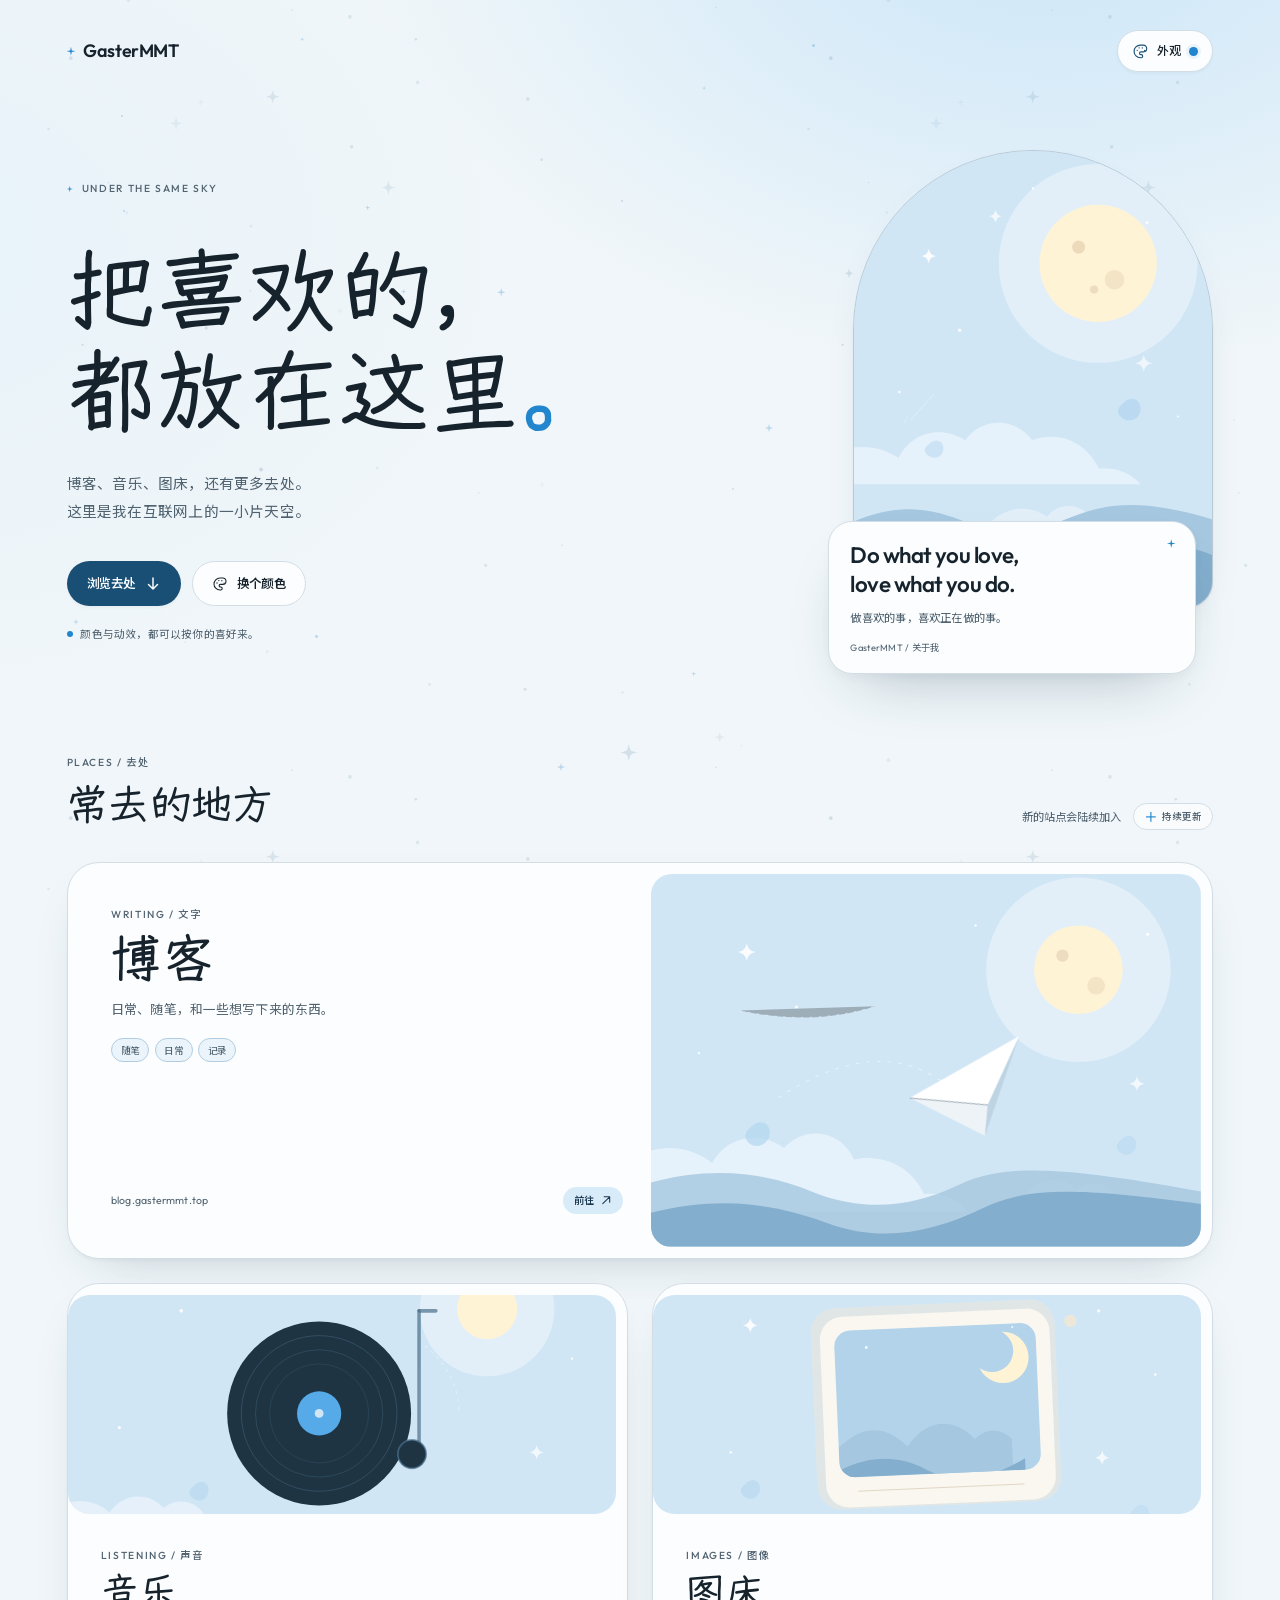
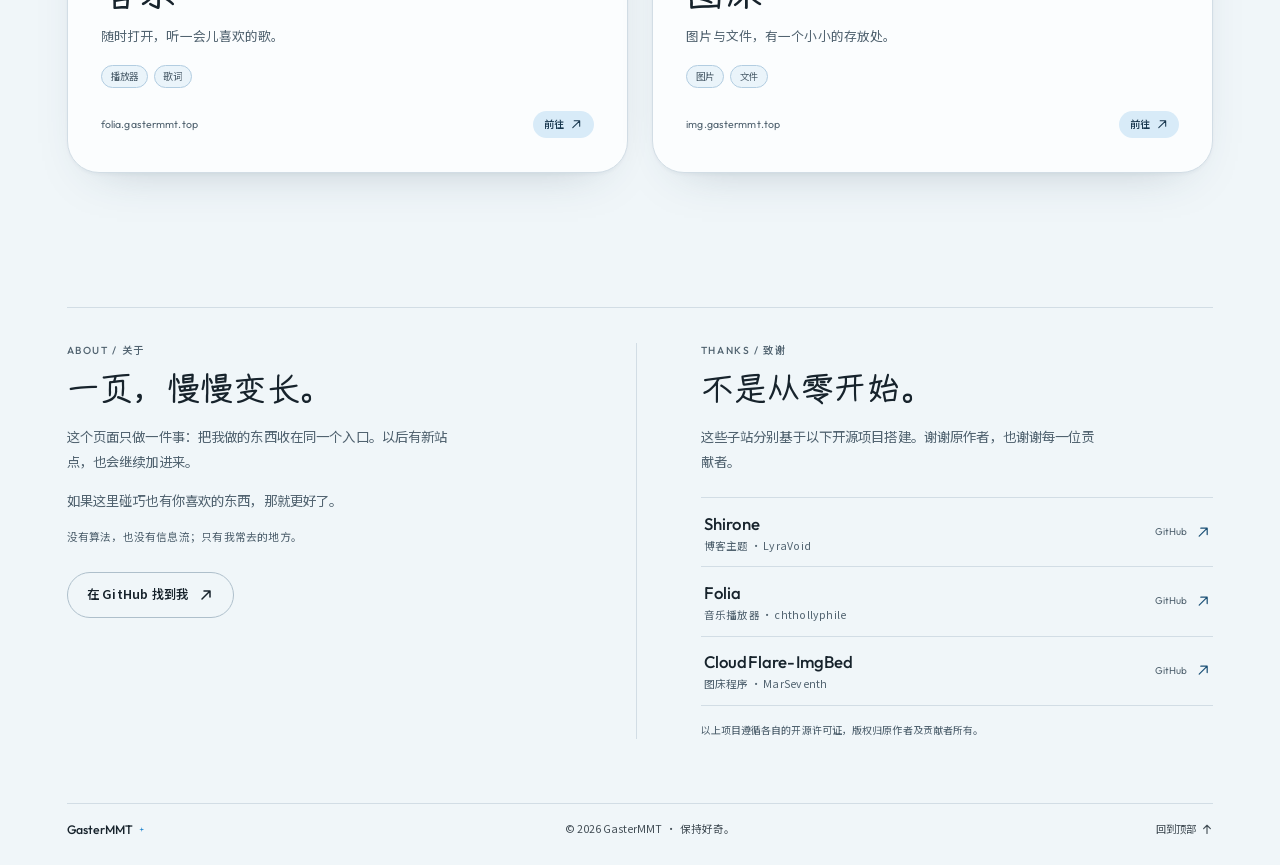
<file: index.html>
<!DOCTYPE html>
<html lang="zh-CN">
<head>
  <meta charset="utf-8">
  <meta name="viewport" content="width=device-width, initial-scale=1">
  <title>GasterMMT · 一小片天空</title>
  <meta name="description" content="GasterMMT 的个人站点入口：博客、音乐播放器、图床，以及以后会加入的新地方。">
  <meta name="author" content="GasterMMT">
  <meta name="theme-color" content="#F4F9FD">
  <meta name="color-scheme" content="light dark">
  <meta property="og:title" content="GasterMMT · 一小片天空">
  <meta property="og:description" content="把喜欢的东西，都放在这里。">
  <meta property="og:type" content="website">
  <meta property="og:locale" content="zh_CN">
  <script>
    (function () {
      var root = document.documentElement;
      var hue = 205;
      try {
        var savedHue = parseInt(localStorage.getItem("gastermmt-hue"), 10);
        if (isFinite(savedHue) && savedHue >= 0 && savedHue <= 360) hue = savedHue;
      } catch (error) {}
      var theme = "auto";
      try {
        var savedTheme = localStorage.getItem("gastermmt-theme");
        if (savedTheme === "auto" || savedTheme === "light" || savedTheme === "dark") theme = savedTheme;
      } catch (error) {}
      var effects = "on";
      try {
        if (localStorage.getItem("gastermmt-effects") === "off") effects = "off";
      } catch (error) {}
      root.dataset.theme = theme;
      root.dataset.effects = effects;
      root.style.setProperty("--hue", String(hue));
    })();
  </script>
  <link rel="icon" href="/assets/favicon.svg" type="image/svg+xml">
  <link rel="apple-touch-icon" href="/assets/apple-touch-icon.png">
  <link rel="preload" href="/assets/fonts/outfit-subset.woff2" as="font" type="font/woff2" crossorigin>
  <link rel="preload" href="/assets/fonts/sky-hand-subset.woff2" as="font" type="font/woff2" crossorigin>
  <link rel="preload" href="/assets/fonts/noto-sans-sc-subset.woff2" as="font" type="font/woff2" crossorigin>
  <link rel="stylesheet" href="/styles.css">
  <script src="/script.js" defer></script>
</head>
<body id="top">
  <a class="skip-link" href="#main">跳到主要内容</a>

  <div class="ambient" aria-hidden="true">
    <div class="ambient-stars"></div>
    <div class="ambient-twinkles"></div>
    <div class="ambient-petals"></div>
  </div>

  <header class="site-header">
    <a class="brand" href="/" aria-label="GasterMMT，返回首页">
      <span class="brand-star" aria-hidden="true"></span>
      <span>GasterMMT</span>
    </a>

    <div class="appearance">
      <button class="appearance-trigger" type="button" data-appearance-toggle aria-label="自定义外观" aria-haspopup="dialog" aria-expanded="false" aria-controls="appearance-panel">
        <svg viewBox="0 0 24 24" fill="none" aria-hidden="true">
          <path d="M12 3a9 9 0 1 0 0 18h1.1a2.2 2.2 0 0 0 0-4.4h-.4a2 2 0 0 1 0-4h3.6A4.7 4.7 0 0 0 21 7.9 4.8 4.8 0 0 0 16.2 3H12Z" stroke="currentColor" stroke-width="1.6" stroke-linejoin="round"/>
          <circle cx="7.5" cy="10.5" r="1" fill="currentColor"/>
          <circle cx="10.2" cy="6.9" r="1" fill="currentColor"/>
          <circle cx="14.8" cy="7" r="1" fill="currentColor"/>
          <circle cx="18.2" cy="10.8" r="1" fill="currentColor"/>
        </svg>
        <span>外观</span>
        <span class="appearance-dot" aria-hidden="true"></span>
      </button>

      <section class="appearance-panel" id="appearance-panel" role="dialog" aria-modal="false" aria-labelledby="appearance-title" hidden>
        <div class="appearance-head">
          <div>
            <p class="eyebrow">APPEARANCE / 外观</p>
            <h2 id="appearance-title">给天空换个颜色。</h2>
          </div>
          <button class="appearance-close" type="button" aria-label="关闭外观设置">
            <svg viewBox="0 0 20 20" fill="none" aria-hidden="true">
              <path d="m5 5 10 10M15 5 5 15" stroke="currentColor" stroke-width="1.6" stroke-linecap="round"/>
            </svg>
          </button>
        </div>

        <fieldset class="appearance-group">
          <legend>明暗模式</legend>
          <div class="mode-switch">
            <button class="mode-button" type="button" data-theme-choice="auto" aria-pressed="true">
              <svg viewBox="0 0 24 24" fill="none" aria-hidden="true">
                <rect x="3" y="4.5" width="18" height="13" rx="2.5" stroke="currentColor" stroke-width="1.6"/>
                <path d="M9 20.5h6M12 17.5v3" stroke="currentColor" stroke-width="1.6" stroke-linecap="round"/>
              </svg>
              <span>跟随系统</span>
            </button>
            <button class="mode-button" type="button" data-theme-choice="light" aria-pressed="false">
              <svg viewBox="0 0 24 24" fill="none" aria-hidden="true">
                <circle cx="12" cy="12" r="4" stroke="currentColor" stroke-width="1.6"/>
                <path d="M12 2.5v2.2M12 19.3v2.2M21.5 12h-2.2M4.7 12H2.5M18.7 5.3l-1.6 1.6M6.9 17.1l-1.6 1.6M18.7 18.7l-1.6-1.6M6.9 6.9 5.3 5.3" stroke="currentColor" stroke-width="1.6" stroke-linecap="round"/>
              </svg>
              <span>浅色</span>
            </button>
            <button class="mode-button" type="button" data-theme-choice="dark" aria-pressed="false">
              <svg viewBox="0 0 24 24" fill="none" aria-hidden="true">
                <path d="M20.2 14.1A8.5 8.5 0 0 1 9.9 3.8 8.5 8.5 0 1 0 20.2 14.1Z" stroke="currentColor" stroke-width="1.6" stroke-linejoin="round"/>
              </svg>
              <span>深色</span>
            </button>
          </div>
        </fieldset>

        <fieldset class="appearance-group">
          <legend>主题色 <span class="hue-name" id="hue-name">晴空</span></legend>
          <div class="swatches" role="group" aria-label="主题色预设">
            <button class="swatch" type="button" data-hue="205" aria-label="晴空" aria-pressed="true" style="--swatch-hue: 205"></button>
            <button class="swatch" type="button" data-hue="220" aria-label="雾蓝" aria-pressed="false" style="--swatch-hue: 220"></button>
            <button class="swatch" type="button" data-hue="160" aria-label="薄荷" aria-pressed="false" style="--swatch-hue: 160"></button>
            <button class="swatch" type="button" data-hue="335" aria-label="樱花" aria-pressed="false" style="--swatch-hue: 335"></button>
            <button class="swatch" type="button" data-hue="26" aria-label="晚霞" aria-pressed="false" style="--swatch-hue: 26"></button>
            <button class="swatch" type="button" data-hue="268" aria-label="星紫" aria-pressed="false" style="--swatch-hue: 268"></button>
          </div>
          <label class="hue-label" for="theme-hue">自定义色相</label>
          <input class="hue-slider" id="theme-hue" type="range" min="0" max="360" step="1" value="205">
        </fieldset>

        <label class="appearance-group appearance-group--row">
          <span class="effect-copy">
            <span class="appearance-label">背景动效</span>
            <span class="appearance-hint">星屑闪烁与花瓣飘落</span>
          </span>
          <span class="switch">
            <input id="effects-toggle" type="checkbox" checked>
            <span class="switch-track" aria-hidden="true"><span></span></span>
          </span>
        </label>

        <div class="appearance-foot">
          <p>设置只保存在你的浏览器里。</p>
          <button class="appearance-reset" type="button">恢复默认</button>
        </div>
      </section>
    </div>
  </header>

  <main id="main">
    <section class="hero" aria-labelledby="hero-title">
      <div class="hero-copy">
        <p class="eyebrow"><span class="eyebrow-spark" aria-hidden="true"></span>UNDER THE SAME SKY</p>
        <h1 id="hero-title">把喜欢的，<br>都放在这里<span class="accent">。</span></h1>
        <p class="hero-lead">博客、音乐、图床，还有更多去处。<br>这里是我在互联网上的一小片天空。</p>
        <div class="hero-actions">
          <a class="button button--filled" href="#places">
            <span>浏览去处</span>
            <svg viewBox="0 0 16 16" fill="none" aria-hidden="true">
              <path d="M8 2v11M3.5 8.5 8 13l4.5-4.5" stroke="currentColor" stroke-width="1.5" stroke-linecap="round" stroke-linejoin="round"/>
            </svg>
          </a>
          <button class="button button--ghost appearance-open" type="button" data-appearance-toggle aria-haspopup="dialog" aria-expanded="false" aria-controls="appearance-panel">
            <svg viewBox="0 0 24 24" fill="none" aria-hidden="true">
              <path d="M12 3a9 9 0 1 0 0 18h1.1a2.2 2.2 0 0 0 0-4.4h-.4a2 2 0 0 1 0-4h3.6A4.7 4.7 0 0 0 21 7.9 4.8 4.8 0 0 0 16.2 3H12Z" stroke="currentColor" stroke-width="1.6" stroke-linejoin="round"/>
              <circle cx="7.5" cy="10.5" r="1" fill="currentColor"/>
              <circle cx="10.2" cy="6.9" r="1" fill="currentColor"/>
              <circle cx="14.8" cy="7" r="1" fill="currentColor"/>
              <circle cx="18.2" cy="10.8" r="1" fill="currentColor"/>
            </svg>
            <span>换个颜色</span>
          </button>
        </div>
        <p class="hero-note"><span class="note-dot" aria-hidden="true"></span>颜色与动效，都可以按你的喜好来。</p>
      </div>

      <div class="hero-visual">
        <div class="hero-window" aria-hidden="true">
          <svg class="sky-scene" viewBox="0 0 440 560" preserveAspectRatio="xMidYMid slice" focusable="false">
            <rect width="440" height="560" fill="var(--scene-sky)"/>
            <circle cx="300" cy="138" r="122" fill="var(--scene-halo)"/>
            <circle cx="300" cy="138" r="72" fill="var(--scene-moon)"/>
            <circle cx="276" cy="118" r="8" fill="var(--scene-moon-spot)" opacity=".55"/>
            <circle cx="320" cy="158" r="12" fill="var(--scene-moon-spot)" opacity=".35"/>
            <circle cx="295" cy="170" r="5" fill="var(--scene-moon-spot)" opacity=".5"/>
            <g fill="var(--scene-star)">
              <path d="M92 120c1.2 5.6 3.4 7.8 9 9-5.6 1.2-7.8 3.4-9 9-1.2-5.6-3.4-7.8-9-9 5.6-1.2 7.8-3.4 9-9Z"/>
              <path d="M174 72c1.1 5 3 7 8 8-5 1-6.9 3-8 8-1.1-5-3-7-8-8 5-1 6.9-3 8-8Z" opacity=".8"/>
              <path d="M356 250c1.4 6.5 4 9 10.5 10.5-6.5 1.5-9.1 4-10.5 10.5-1.4-6.5-4-9-10.5-10.5 6.5-1.5 9.1-4 10.5-10.5Z" opacity=".7"/>
              <circle cx="130" cy="220" r="2"/>
              <circle cx="360" cy="88" r="1.7"/>
              <circle cx="220" cy="46" r="1.4"/>
              <circle cx="56" cy="296" r="1.6"/>
              <circle cx="398" cy="326" r="1.2"/>
            </g>
            <path d="M70 330l28-31" stroke="var(--scene-star)" stroke-width="1.1" stroke-linecap="round" opacity=".35"/>
            <path d="m66 326-4 8" stroke="var(--scene-star)" stroke-width="1.1" stroke-linecap="round" opacity=".2"/>
            <g fill="var(--scene-cloud)">
              <path d="M-56 394c34-35 78-39 111-17 15-31 50-41 82-22 21-29 61-28 82 0 33-12 66 2 82 35 23-2 39 6 51 19H-56v-15Z" opacity=".82"/>
              <path d="M166 457c22-21 50-23 71-8 14-18 41-18 54 2 19-3 37 4 47 19H148c2-5 9-10 18-13Z" opacity=".62"/>
            </g>
            <path d="M0 455c48-21 87-19 131-2 44 16 85 18 135-3 48-20 93-22 174 2v108H0Z" fill="var(--scene-hill)"/>
            <path d="M0 501c62-26 112-19 175 2 62 21 114 8 163-8 38-13 70-13 102 1v64H0Z" fill="var(--scene-hill-2)"/>
            <g fill="var(--petal-strong)">
              <path d="M330 310c11-11 23-5 22 8-1 12-15 17-24 9-6-6-4-12 2-17Z" opacity=".7"/>
              <path d="M92 360c9-9 19-4 18 6-1 10-12 14-20 7-5-5-3-9 2-13Z" opacity=".5"/>
            </g>
          </svg>
        </div>

        <aside class="hero-quote" aria-label="个人签名">
          <span class="quote-spark" aria-hidden="true"></span>
          <p class="quote-en">Do what you love,<br>love what you do.</p>
          <p class="quote-cn">做喜欢的事，喜欢正在做的事。</p>
          <p class="quote-by">GasterMMT / 关于我</p>
        </aside>
      </div>
    </section>

    <section class="places" id="places" aria-labelledby="places-title">
      <header class="section-head">
        <div>
          <p class="eyebrow">PLACES / 去处</p>
          <h2 id="places-title">常去的地方</h2>
        </div>
        <p class="section-note">
          新的站点会陆续加入
          <span class="update-pill"><span aria-hidden="true">＋</span> 持续更新</span>
        </p>
      </header>

      <nav class="site-grid" aria-label="站点导航">
        <a class="site-card site-card--featured" href="https://blog.gastermmt.top" target="_blank" rel="noopener noreferrer">
          <div class="site-copy">
            <p class="eyebrow">WRITING / 文字</p>
            <h3>博客</h3>
            <p class="site-desc">日常、随笔，和一些想写下来的东西。</p>
            <div class="site-tags">
              <span>随笔</span><span>日常</span><span>记录</span>
            </div>
            <div class="site-foot">
              <span class="site-domain">blog.gastermmt.top</span>
              <span class="site-go">
                <span>前往</span>
                <svg viewBox="0 0 18 18" fill="none" aria-hidden="true">
                  <path d="M4 14 14 4M6 4h8v8" stroke="currentColor" stroke-width="1.5" stroke-linecap="round" stroke-linejoin="round"/>
                </svg>
              </span>
            </div>
          </div>
          <div class="site-art" aria-hidden="true">
            <svg viewBox="0 0 620 420" preserveAspectRatio="xMidYMid slice" focusable="false">
              <rect width="620" height="420" fill="var(--scene-sky)"/>
              <circle cx="482" cy="108" r="104" fill="var(--scene-halo)"/>
              <circle cx="482" cy="108" r="50" fill="var(--scene-moon)"/>
              <circle cx="464" cy="92" r="7" fill="var(--scene-moon-spot)" opacity=".5"/>
              <circle cx="502" cy="126" r="10" fill="var(--scene-moon-spot)" opacity=".35"/>
              <g fill="var(--scene-star)">
                <path d="M108 78c1.4 6.2 3.8 8.6 10 10-6.2 1.4-8.6 3.8-10 10-1.4-6.2-3.8-8.6-10-10 6.2-1.4 8.6-3.8 10-10Z"/>
                <path d="M548 228c1.2 5.2 3.2 7.2 8.4 8.4-5.2 1.2-7.2 3.2-8.4 8.4-1.2-5.2-3.2-7.2-8.4-8.4 5.2-1.2 7.2-3.2 8.4-8.4Z" opacity=".8"/>
                <circle cx="164" cy="150" r="1.8"/>
                <circle cx="366" cy="58" r="1.4"/>
                <circle cx="560" cy="68" r="1.8"/>
                <circle cx="54" cy="202" r="1.3"/>
              </g>
              <path d="M100 154c55 12 106 10 153-5" stroke="var(--scene-star)" stroke-width="1" stroke-linecap="round" opacity=".24" stroke-dasharray="2 8"/>
              <g fill="var(--scene-cloud)">
                <path d="M-44 340c35-38 81-39 113-14 16-29 52-38 81-17 25-27 65-19 79 13 34-7 65 9 79 39 21-2 38 6 49 20H-44v-41Z" opacity=".8"/>
                <path d="M426 358c17-17 41-16 54-2 15-13 37-7 44 11 13 0 24 6 31 17H414c1-9 5-18 12-26Z" opacity=".55"/>
              </g>
              <path d="M0 348c70-19 129-11 181 10 57 23 111 19 165-7 46-22 101-25 274 7v62H0Z" fill="var(--scene-hill)" opacity=".8"/>
              <path d="M0 382c79-20 140-10 200 12 61 22 118 10 174-17 51-24 101-24 246-5v48H0Z" fill="var(--scene-hill-2)"/>
              <path d="M144 252c100-65 173-50 231 30" stroke="var(--scene-star)" stroke-width="1.2" stroke-linecap="round" stroke-dasharray="3 9" opacity=".5" fill="none"/>
              <g transform="translate(366 220) rotate(-8)">
                <path d="M-78 22 54-30 8 42Z" fill="var(--plane-1)"/>
                <path d="M-78 22 8 42 0 76Z" fill="var(--plane-2)"/>
                <path d="M54-30 8 42 0 76Z" fill="var(--plane-3)"/>
                <path d="M-78 22 8 42" stroke="var(--plane-line)" stroke-width="1" opacity=".45"/>
              </g>
              <g fill="var(--petal-strong)">
                <path d="M112 286c10-11 23-6 22 7-1 12-15 18-24 10-6-6-4-12 2-17Z" opacity=".7"/>
                <path d="M530 300c8-9 18-4 17 6-1 10-12 14-19 7-5-5-3-9 2-13Z" opacity=".5"/>
              </g>
            </svg>
          </div>
          <span class="sr-only">（在新标签页打开）</span>
        </a>

        <a class="site-card site-card--small site-card--music" href="https://folia.gastermmt.top" target="_blank" rel="noopener noreferrer">
          <div class="site-art" aria-hidden="true">
            <svg viewBox="0 0 620 360" preserveAspectRatio="xMidYMid slice" focusable="false">
              <rect width="620" height="360" fill="var(--scene-sky)"/>
              <circle cx="474" cy="72" r="76" fill="var(--scene-halo)"/>
              <circle cx="474" cy="72" r="34" fill="var(--scene-moon)"/>
              <g fill="var(--scene-star)">
                <path d="M530 226c1.2 5 3.1 6.9 8 8-4.9 1.1-6.8 3-8 8-1.2-5-3.1-6.9-8-8 4.9-1.1 6.8-3 8-8Z" opacity=".8"/>
                <circle cx="128" cy="74" r="2"/>
                <circle cx="388" cy="48" r="1.5"/>
                <circle cx="570" cy="128" r="1.4"/>
                <circle cx="58" cy="206" r="1.8"/>
              </g>
              <circle cx="284" cy="190" r="104" fill="var(--scene-record)"/>
              <circle cx="284" cy="190" r="88" stroke="var(--scene-record-line)" stroke-width="1" fill="none" opacity=".7"/>
              <circle cx="284" cy="190" r="72" stroke="var(--scene-record-line)" stroke-width="1" fill="none" opacity=".55"/>
              <circle cx="284" cy="190" r="56" stroke="var(--scene-record-line)" stroke-width="1" fill="none" opacity=".4"/>
              <circle cx="284" cy="190" r="25" fill="var(--scene-label)"/>
              <circle cx="284" cy="190" r="5" fill="var(--scene-sky)"/>
              <path d="M397 74v166" stroke="var(--scene-record-line)" stroke-width="4" stroke-linecap="round"/>
              <path d="M397 74h19" stroke="var(--scene-record-line)" stroke-width="4" stroke-linecap="round"/>
              <circle cx="389" cy="236" r="16" fill="var(--scene-record)" stroke="var(--scene-record-line)" stroke-width="2"/>
              <path d="M404 114c23 18 38 44 38 74" stroke="var(--scene-star)" stroke-width="1.2" stroke-linecap="round" opacity=".42" stroke-dasharray="2 7" fill="none"/>
              <g fill="var(--scene-cloud)">
                <path d="M-30 310c24-27 57-26 77-8 15-22 44-24 61-5 17-15 43-6 49 14 20-3 38 4 48 16H-30v-17Z" opacity=".75"/>
                <path d="M430 320c15-20 39-20 53-4 13-13 33-10 41 6H418c0-1 4-2 12-2Z" opacity=".5"/>
              </g>
              <g fill="var(--petal-strong)">
                <path d="M142 272c8-9 18-4 17 6-1 10-12 14-19 7-5-5-3-9 2-13Z" opacity=".55"/>
              </g>
            </svg>
          </div>
          <div class="site-copy">
            <p class="eyebrow">LISTENING / 声音</p>
            <h3>音乐</h3>
            <p class="site-desc">随时打开，听一会儿喜欢的歌。</p>
            <div class="site-tags">
              <span>播放器</span><span>歌词</span>
            </div>
            <div class="site-foot">
              <span class="site-domain">folia.gastermmt.top</span>
              <span class="site-go">
                <span>前往</span>
                <svg viewBox="0 0 18 18" fill="none" aria-hidden="true">
                  <path d="M4 14 14 4M6 4h8v8" stroke="currentColor" stroke-width="1.5" stroke-linecap="round" stroke-linejoin="round"/>
                </svg>
              </span>
            </div>
          </div>
          <span class="sr-only">（在新标签页打开）</span>
        </a>

        <a class="site-card site-card--small site-card--image" href="https://img.gastermmt.top" target="_blank" rel="noopener noreferrer">
          <div class="site-art" aria-hidden="true">
            <svg viewBox="0 0 620 360" preserveAspectRatio="xMidYMid slice" focusable="false">
              <defs>
                <clipPath id="image-frame-clip">
                  <rect x="208" y="92" width="228" height="166" rx="18"/>
                </clipPath>
              </defs>
              <rect width="620" height="360" fill="var(--scene-sky)"/>
              <g fill="var(--scene-star)">
                <path d="M110 82c1.2 5.2 3.2 7.2 8.4 8.4-5.2 1.2-7.2 3.2-8.4 8.4-1.2-5.2-3.2-7.2-8.4-8.4 5.2-1.2 7.2-3.2 8.4-8.4Z"/>
                <path d="M508 232c1.2 5 3.1 6.9 8 8-4.9 1.1-6.8 3-8 8-1.2-5-3.1-6.9-8-8 4.9-1.1 6.8-3 8-8Z" opacity=".8"/>
                <circle cx="504" cy="74" r="1.8"/>
                <circle cx="88" cy="234" r="1.4"/>
                <circle cx="568" cy="146" r="1.5"/>
              </g>
              <g transform="rotate(-2.5 320 180)">
                <rect x="182" y="66" width="276" height="228" rx="28" fill="var(--scene-frame-2)" opacity=".55"/>
                <rect x="192" y="76" width="260" height="216" rx="26" fill="var(--scene-frame)"/>
                <rect x="208" y="92" width="228" height="166" rx="18" fill="var(--scene-sky-deep)"/>
                <g clip-path="url(#image-frame-clip)">
                  <circle cx="398" cy="130" r="29" fill="var(--scene-moon)"/>
                  <circle cx="386" cy="122" r="24" fill="var(--scene-sky-deep)"/>
                  <path d="M208 224c30-27 56-22 78 2 22-31 55-31 76-5 14-12 28-12 42 1v36H208Z" fill="var(--scene-hill)"/>
                  <path d="M208 250c36-17 69-14 98 3 38 20 73 13 112-8v13H208Z" fill="var(--scene-hill-2)"/>
                  <circle cx="244" cy="112" r="1.6" fill="var(--scene-star)"/>
                  <circle cx="410" cy="96" r="1.1" fill="var(--scene-star)"/>
                </g>
                <path d="M228 274h188" stroke="var(--scene-frame-line)" stroke-width="1" opacity=".35"/>
                <circle cx="476" cy="92" r="7" fill="var(--scene-frame-2)"/>
              </g>
              <g fill="var(--scene-cloud)">
                <path d="M-36 322c27-24 57-22 75-1 15-18 41-18 54 1 15-13 36-6 42 12 11-3 21 0 29 9H-36v-21Z" opacity=".65"/>
                <path d="M490 322c14-17 34-15 45 1 16-11 36-4 42 11H480c0-5 4-9 10-12Z" opacity=".45"/>
              </g>
              <g fill="var(--petal-strong)">
                <path d="M104 270c8-9 18-4 17 6-1 10-12 14-19 7-5-5-3-9 2-13Z" opacity=".55"/>
                <path d="M544 298c8-9 18-4 17 6-1 10-12 14-19 7-5-5-3-9 2-13Z" opacity=".4"/>
              </g>
            </svg>
          </div>
          <div class="site-copy">
            <p class="eyebrow">IMAGES / 图像</p>
            <h3>图床</h3>
            <p class="site-desc">图片与文件，有一个小小的存放处。</p>
            <div class="site-tags">
              <span>图片</span><span>文件</span>
            </div>
            <div class="site-foot">
              <span class="site-domain">img.gastermmt.top</span>
              <span class="site-go">
                <span>前往</span>
                <svg viewBox="0 0 18 18" fill="none" aria-hidden="true">
                  <path d="M4 14 14 4M6 4h8v8" stroke="currentColor" stroke-width="1.5" stroke-linecap="round" stroke-linejoin="round"/>
                </svg>
              </span>
            </div>
          </div>
          <span class="sr-only">（在新标签页打开）</span>
        </a>
      </nav>
    </section>

    <section class="closing" aria-label="关于与致谢">
      <article class="about-block">
        <p class="eyebrow">ABOUT / 关于</p>
        <h2>一页，慢慢变长。</h2>
        <p>这个页面只做一件事：把我做的东西收在同一个入口。以后有新站点，也会继续加进来。</p>
        <p>如果这里碰巧也有你喜欢的东西，那就更好了。</p>
        <p class="about-note">没有算法，也没有信息流；只有我常去的地方。</p>
        <a class="button button--outline" href="https://github.com/GasterMMT" target="_blank" rel="noopener noreferrer">
          <span>在 GitHub 找到我</span>
          <svg viewBox="0 0 16 16" fill="none" aria-hidden="true">
            <path d="M4 12 12 4M6 4h6v6" stroke="currentColor" stroke-width="1.5" stroke-linecap="round" stroke-linejoin="round"/>
          </svg>
          <span class="sr-only">（在新标签页打开）</span>
        </a>
      </article>

      <article class="credits-block" aria-labelledby="credits-title">
        <p class="eyebrow">THANKS / 致谢</p>
        <h2 id="credits-title">不是从零开始。</h2>
        <p class="credits-lead">这些子站分别基于以下开源项目搭建。谢谢原作者，也谢谢每一位贡献者。</p>
        <ul class="credit-list">
          <li>
            <a class="credit-link" href="https://github.com/LyraVoid/Shirone" target="_blank" rel="noopener noreferrer">
              <span class="credit-main">
                <span class="credit-name">Shirone</span>
                <span class="credit-role">博客主题 · LyraVoid</span>
              </span>
              <span class="credit-end">
                <span class="credit-source">GitHub</span>
                <svg viewBox="0 0 18 18" fill="none" aria-hidden="true">
                  <path d="M4 14 14 4M6 4h8v8" stroke="currentColor" stroke-width="1.5" stroke-linecap="round" stroke-linejoin="round"/>
                </svg>
              </span>
              <span class="sr-only">（在新标签页打开）</span>
            </a>
          </li>
          <li>
            <a class="credit-link" href="https://github.com/chthollyphile/folia-major" target="_blank" rel="noopener noreferrer">
              <span class="credit-main">
                <span class="credit-name">Folia</span>
                <span class="credit-role">音乐播放器 · chthollyphile</span>
              </span>
              <span class="credit-end">
                <span class="credit-source">GitHub</span>
                <svg viewBox="0 0 18 18" fill="none" aria-hidden="true">
                  <path d="M4 14 14 4M6 4h8v8" stroke="currentColor" stroke-width="1.5" stroke-linecap="round" stroke-linejoin="round"/>
                </svg>
              </span>
              <span class="sr-only">（在新标签页打开）</span>
            </a>
          </li>
          <li>
            <a class="credit-link" href="https://github.com/MarSeventh/CloudFlare-ImgBed" target="_blank" rel="noopener noreferrer">
              <span class="credit-main">
                <span class="credit-name">CloudFlare-ImgBed</span>
                <span class="credit-role">图床程序 · MarSeventh</span>
              </span>
              <span class="credit-end">
                <span class="credit-source">GitHub</span>
                <svg viewBox="0 0 18 18" fill="none" aria-hidden="true">
                  <path d="M4 14 14 4M6 4h8v8" stroke="currentColor" stroke-width="1.5" stroke-linecap="round" stroke-linejoin="round"/>
                </svg>
              </span>
              <span class="sr-only">（在新标签页打开）</span>
            </a>
          </li>
        </ul>
        <p class="license-note">以上项目遵循各自的开源许可证，版权归原作者及贡献者所有。</p>
      </article>
    </section>
  </main>

  <footer class="site-footer">
    <p class="footer-brand">GasterMMT<span class="brand-star" aria-hidden="true"></span></p>
    <p class="footer-copy">© 2026 GasterMMT&nbsp;&nbsp;·&nbsp;&nbsp;保持好奇。</p>
    <a class="top-link" href="#top">
      <span>回到顶部</span>
      <svg viewBox="0 0 16 16" fill="none" aria-hidden="true">
        <path d="M8 14V3M3.5 7.5 8 3l4.5 4.5" stroke="currentColor" stroke-width="1.5" stroke-linecap="round" stroke-linejoin="round"/>
      </svg>
    </a>
  </footer>
</body>
</html>
</file>
<file: styles.css>
/* =========================================================
   GasterMMT — a little sky
   A quiet personal index with a visitor-tintable sky.
   ========================================================= */

@font-face {
  font-family: "Outfit";
  src: url("/assets/fonts/outfit-subset.woff2") format("woff2");
  font-style: normal;
  font-weight: 100 900;
  font-display: swap;
}

@font-face {
  font-family: "Sky Hand";
  src: url("/assets/fonts/sky-hand-subset.woff2") format("woff2");
  font-style: normal;
  font-weight: 500;
  font-display: swap;
}

@font-face {
  font-family: "Noto Sans SC";
  src: url("/assets/fonts/noto-sans-sc-subset.woff2") format("woff2");
  font-style: normal;
  font-weight: 100 900;
  font-display: swap;
}

/* ---------- Theme tokens ---------- */

:root {
  color-scheme: light;

  --hue: 205;
  --bg: hsl(var(--hue) 44% 96%);
  --surface: hsl(var(--hue) 48% 99%);
  --surface-soft: hsl(var(--hue) 38% 96.5%);
  --surface-strong: hsl(var(--hue) 32% 92%);
  --ink: hsl(var(--hue) 32% 13%);
  --muted: hsl(var(--hue) 16% 38%);
  --footer-ink: hsl(var(--hue) 12% 30%);
  --line: hsl(var(--hue) 27% 86%);
  --line-strong: hsl(var(--hue) 22% 74%);

  --accent-strong: hsl(var(--hue) 64% 28%);
  --on-accent: #f7fbff;
  --accent: hsl(var(--hue) 72% 47%);
  --accent-soft: hsl(var(--hue) 70% 91%);
  --accent-soft-2: hsl(var(--hue) 62% 95%);
  --accent-ink: hsl(var(--hue) 52% 20%);

  --scene-sky: hsl(var(--hue) 64% 89%);
  --scene-sky-deep: hsl(var(--hue) 56% 81%);
  --scene-halo: hsl(var(--hue) 72% 96% / 0.62);
  --scene-moon: hsl(43 100% 92%);
  --scene-moon-spot: hsl(35 43% 76%);
  --scene-star: hsl(0 0% 100% / 0.9);
  --scene-cloud: hsl(var(--hue) 82% 97% / 0.84);
  --scene-hill: hsl(var(--hue) 47% 76%);
  --scene-hill-2: hsl(var(--hue) 42% 66%);
  --scene-record: hsl(var(--hue) 38% 19%);
  --scene-record-line: hsl(var(--hue) 30% 42% / 0.7);
  --scene-label: hsl(var(--hue) 75% 62%);
  --scene-frame: hsl(43 45% 96%);
  --scene-frame-2: hsl(43 35% 89%);
  --scene-frame-line: hsl(35 30% 55%);
  --plane-1: hsl(0 0% 100%);
  --plane-2: hsl(var(--hue) 35% 95%);
  --plane-3: hsl(var(--hue) 40% 82%);
  --plane-line: hsl(var(--hue) 35% 25%);
  --petal-strong: hsl(var(--hue) 65% 82%);

  --star-field: hsl(var(--hue) 58% 33% / 0.2);
  --twinkle: hsl(var(--hue) 68% 46% / 0.55);
  --petal-a: hsl(var(--hue) 74% 76% / 0.62);
  --petal-b: hsl(42 80% 84% / 0.42);
  --ambient-glow-a: hsl(var(--hue) 80% 86% / 0.78);
  --ambient-glow-b: hsl(var(--hue) 70% 93% / 0.6);

  --shadow-soft: 0 2px 3px hsl(var(--hue) 35% 25% / 0.035), 0 20px 50px -32px hsl(var(--hue) 40% 25% / 0.34);
  --shadow-lift: 0 4px 8px hsl(var(--hue) 35% 25% / 0.04), 0 28px 64px -34px hsl(var(--hue) 40% 25% / 0.4);
  --grain-opacity: 0.025;
  --meta-color: hsl(var(--hue) 44% 96%);

  --font-display: "Outfit", "Sky Hand", "Noto Sans SC", sans-serif;
  --font-body: "Noto Sans SC", "PingFang SC", "Hiragino Sans GB", "Microsoft YaHei", sans-serif;
  --font-label: "Outfit", "Noto Sans SC", sans-serif;
  --font-mono: "SFMono-Regular", "Cascadia Mono", "Roboto Mono", "Consolas", "Noto Sans SC", monospace;

  --gutter: clamp(1.25rem, 5.2vw, 5rem);
  --max-width: 78rem;
  --radius-xl: 2.25rem;
  --radius-card: 2rem;
  --radius-inner: 1.5rem;
  --ease: cubic-bezier(0.22, 0.61, 0.36, 1);
}

:root[data-theme="dark"] {
  color-scheme: dark;

  --bg: hsl(var(--hue) 30% 6.5%);
  --surface: hsl(var(--hue) 26% 10.5%);
  --surface-soft: hsl(var(--hue) 24% 13.5%);
  --surface-strong: hsl(var(--hue) 22% 18%);
  --ink: hsl(var(--hue) 28% 94%);
  --muted: hsl(var(--hue) 15% 69%);
  --footer-ink: hsl(var(--hue) 10% 78%);
  --line: hsl(var(--hue) 20% 22%);
  --line-strong: hsl(var(--hue) 18% 36%);

  --accent-strong: hsl(var(--hue) 72% 76%);
  --on-accent: hsl(var(--hue) 42% 9%);
  --accent: hsl(var(--hue) 78% 72%);
  --accent-soft: hsl(var(--hue) 40% 19%);
  --accent-soft-2: hsl(var(--hue) 35% 15%);
  --accent-ink: hsl(var(--hue) 65% 90%);

  --scene-sky: hsl(var(--hue) 45% 17%);
  --scene-sky-deep: hsl(var(--hue) 43% 12%);
  --scene-halo: hsl(var(--hue) 55% 28% / 0.55);
  --scene-moon: hsl(43 100% 88%);
  --scene-moon-spot: hsl(35 36% 72%);
  --scene-star: hsl(0 0% 100% / 0.86);
  --scene-cloud: hsl(var(--hue) 35% 42% / 0.3);
  --scene-hill: hsl(var(--hue) 42% 22%);
  --scene-hill-2: hsl(var(--hue) 40% 15%);
  --scene-record: hsl(var(--hue) 35% 8%);
  --scene-record-line: hsl(var(--hue) 40% 28%);
  --scene-label: hsl(var(--hue) 65% 62%);
  --scene-frame: hsl(43 35% 83%);
  --scene-frame-2: hsl(43 28% 72%);
  --scene-frame-line: hsl(35 20% 45%);
  --plane-1: hsl(var(--hue) 25% 95%);
  --plane-2: hsl(var(--hue) 30% 80%);
  --plane-3: hsl(var(--hue) 28% 68%);
  --plane-line: hsl(var(--hue) 30% 35%);
  --petal-strong: hsl(var(--hue) 60% 78%);

  --star-field: hsl(0 0% 100% / 0.46);
  --twinkle: hsl(var(--hue) 80% 85% / 0.85);
  --petal-a: hsl(var(--hue) 65% 80% / 0.32);
  --petal-b: hsl(42 70% 84% / 0.18);
  --ambient-glow-a: hsl(var(--hue) 60% 22% / 0.58);
  --ambient-glow-b: hsl(var(--hue) 50% 12% / 0.62);

  --shadow-soft: 0 2px 3px rgb(0 0 0 / 0.22), 0 22px 55px -32px rgb(0 0 0 / 0.8);
  --shadow-lift: 0 4px 8px rgb(0 0 0 / 0.3), 0 30px 70px -34px rgb(0 0 0 / 0.9);
  --grain-opacity: 0.04;
  --meta-color: hsl(var(--hue) 30% 6.5%);
}

@media (prefers-color-scheme: dark) {
  :root:not([data-theme="light"]) {
    color-scheme: dark;

    --bg: hsl(var(--hue) 30% 6.5%);
    --surface: hsl(var(--hue) 26% 10.5%);
    --surface-soft: hsl(var(--hue) 24% 13.5%);
    --surface-strong: hsl(var(--hue) 22% 18%);
    --ink: hsl(var(--hue) 28% 94%);
    --muted: hsl(var(--hue) 15% 69%);
    --footer-ink: hsl(var(--hue) 10% 78%);
    --line: hsl(var(--hue) 20% 22%);
    --line-strong: hsl(var(--hue) 18% 36%);

    --accent-strong: hsl(var(--hue) 72% 76%);
    --on-accent: hsl(var(--hue) 42% 9%);
    --accent: hsl(var(--hue) 78% 72%);
    --accent-soft: hsl(var(--hue) 40% 19%);
    --accent-soft-2: hsl(var(--hue) 35% 15%);
    --accent-ink: hsl(var(--hue) 65% 90%);

    --scene-sky: hsl(var(--hue) 45% 17%);
    --scene-sky-deep: hsl(var(--hue) 43% 12%);
    --scene-halo: hsl(var(--hue) 55% 28% / 0.55);
    --scene-moon: hsl(43 100% 88%);
    --scene-moon-spot: hsl(35 36% 72%);
    --scene-star: hsl(0 0% 100% / 0.86);
    --scene-cloud: hsl(var(--hue) 35% 42% / 0.3);
    --scene-hill: hsl(var(--hue) 42% 22%);
    --scene-hill-2: hsl(var(--hue) 40% 15%);
    --scene-record: hsl(var(--hue) 35% 8%);
    --scene-record-line: hsl(var(--hue) 40% 28%);
    --scene-label: hsl(var(--hue) 65% 62%);
    --scene-frame: hsl(43 35% 83%);
    --scene-frame-2: hsl(43 28% 72%);
    --scene-frame-line: hsl(35 20% 45%);
    --plane-1: hsl(var(--hue) 25% 95%);
    --plane-2: hsl(var(--hue) 30% 80%);
    --plane-3: hsl(var(--hue) 28% 68%);
    --plane-line: hsl(var(--hue) 30% 35%);
    --petal-strong: hsl(var(--hue) 60% 78%);

    --star-field: hsl(0 0% 100% / 0.46);
    --twinkle: hsl(var(--hue) 80% 85% / 0.85);
    --petal-a: hsl(var(--hue) 65% 80% / 0.24);
    --petal-b: hsl(42 60% 80% / 0.14);
    --ambient-glow-a: hsl(var(--hue) 60% 22% / 0.58);
    --ambient-glow-b: hsl(var(--hue) 50% 12% / 0.62);

    --shadow-soft: 0 2px 3px rgb(0 0 0 / 0.22), 0 22px 55px -32px rgb(0 0 0 / 0.8);
    --shadow-lift: 0 4px 8px rgb(0 0 0 / 0.3), 0 30px 70px -34px rgb(0 0 0 / 0.9);
    --grain-opacity: 0.04;
    --meta-color: hsl(var(--hue) 30% 6.5%);
  }
}

/* ---------- Base ---------- */

*,
*::before,
*::after {
  box-sizing: border-box;
}

html {
  min-width: 20rem;
  background: var(--bg);
  -webkit-text-size-adjust: 100%;
  text-size-adjust: 100%;
  font-synthesis: none;
}

@media (prefers-reduced-motion: no-preference) {
  html {
    scroll-behavior: smooth;
  }
}

body {
  min-height: 100svh;
  margin: 0;
  overflow-x: hidden;
  background: var(--bg);
  color: var(--ink);
  font-family: var(--font-body);
  font-size: 1rem;
  font-weight: 400;
  line-height: 1.6;
  -webkit-font-smoothing: antialiased;
  -moz-osx-font-smoothing: grayscale;
  text-rendering: optimizeLegibility;
}

::selection {
  background: var(--accent-strong);
  color: var(--on-accent);
}

a {
  color: inherit;
  text-decoration: none;
}

svg {
  display: block;
}

h1,
h2,
h3,
p,
figure,
blockquote,
fieldset {
  margin: 0;
}

fieldset {
  min-width: 0;
  padding: 0;
  border: 0;
}

button,
input {
  font: inherit;
}

button {
  color: inherit;
}

ul {
  margin: 0;
  padding: 0;
  list-style: none;
}

:focus-visible {
  outline: 3px solid var(--accent-strong);
  outline-offset: 4px;
}

.sr-only {
  position: absolute;
  width: 1px;
  height: 1px;
  padding: 0;
  margin: -1px;
  overflow: hidden;
  clip: rect(0, 0, 0, 0);
  white-space: nowrap;
  border: 0;
}

.skip-link {
  position: fixed;
  z-index: 200;
  top: 0.75rem;
  left: 0.75rem;
  padding: 0.7rem 1rem;
  border-radius: 0.8rem;
  transform: translateY(-200%);
  background: var(--accent-strong);
  color: var(--on-accent);
  font-size: 0.8rem;
  font-weight: 600;
  box-shadow: var(--shadow-soft);
  transition: transform 180ms ease;
}

.skip-link:focus {
  transform: translateY(0);
}

/* ---------- Ambient sky ---------- */

.ambient {
  position: fixed;
  z-index: 0;
  inset: 0;
  overflow: hidden;
  pointer-events: none;
  background:
    radial-gradient(ellipse 72rem 50rem at 82% -12%, var(--ambient-glow-a), transparent 60%),
    radial-gradient(ellipse 60rem 44rem at -8% 27%, var(--ambient-glow-b), transparent 64%),
    var(--bg);
  transition: background-color 300ms var(--ease);
}

.ambient::after {
  position: absolute;
  inset: 0;
  background-image: url("data:image/svg+xml,%3Csvg xmlns='http://www.w3.org/2000/svg' width='180' height='180'%3E%3Cfilter id='noise'%3E%3CfeTurbulence type='fractalNoise' baseFrequency='.9' numOctaves='3' stitchTiles='stitch'/%3E%3CfeColorMatrix type='saturate' values='0'/%3E%3C/filter%3E%3Crect width='100%25' height='100%25' filter='url(%23noise)' opacity='.55'/%3E%3C/svg%3E");
  content: "";
  opacity: var(--grain-opacity);
  mix-blend-mode: soft-light;
}

.ambient-stars {
  position: absolute;
  inset: -8%;
  background-color: var(--star-field);
  -webkit-mask-image: url("/assets/star-mask.svg");
  -webkit-mask-repeat: repeat;
  -webkit-mask-size: 760px 760px;
  mask-image: url("/assets/star-mask.svg");
  mask-repeat: repeat;
  mask-size: 760px 760px;
}

@supports not (mask-image: url("/assets/star-mask.svg")) {
  .ambient-stars {
    display: none;
  }
}

.ambient-twinkles,
.ambient-petals {
  position: absolute;
  inset: 0;
}

.ambient-twinkle {
  position: absolute;
  width: var(--size);
  height: var(--size);
  background: var(--twinkle);
  clip-path: polygon(50% 0%, 61% 39%, 100% 50%, 61% 61%, 50% 100%, 39% 61%, 0% 50%, 39% 39%);
  opacity: 0.48;
  animation: twinkle var(--duration) ease-in-out var(--delay) infinite;
  will-change: transform, opacity;
}

.ambient-twinkle.is-dot {
  border-radius: 50%;
  clip-path: none;
}

.ambient-petal {
  position: absolute;
  top: -12vh;
  left: var(--x);
  width: var(--size);
  height: calc(var(--size) * 0.65);
  border-radius: 100% 0 100% 0;
  background: var(--petal-a);
  opacity: 0;
  animation: petal-fall var(--duration) linear var(--delay) infinite;
  will-change: transform, opacity;
}

.ambient-petal:nth-child(3n) {
  background: var(--petal-b);
  border-radius: 0 100% 0 100%;
}

:root[data-effects="off"] .ambient-twinkles,
:root[data-effects="off"] .ambient-petals {
  display: none;
}

@keyframes twinkle {
  0%,
  100% {
    opacity: 0.16;
    transform: scale(0.72) rotate(0deg);
  }
  50% {
    opacity: 0.82;
    transform: scale(1.08) rotate(22deg);
  }
}

@keyframes petal-fall {
  0% {
    opacity: 0;
    transform: translate3d(0, -10vh, 0) rotate(0deg);
  }
  9% {
    opacity: 0.7;
  }
  88% {
    opacity: 0.7;
  }
  100% {
    opacity: 0;
    transform: translate3d(var(--drift), 114vh, 0) rotate(var(--spin));
  }
}

/* ---------- Layout frame ---------- */

.site-header,
.hero,
.places,
.closing,
.site-footer,
.error-main {
  width: min(calc(100% - (var(--gutter) * 2)), var(--max-width));
  margin-inline: auto;
}

.site-header,
.error-main {
  position: relative;
  z-index: 20;
}

main {
  position: relative;
  z-index: 1;
}

.site-footer {
  position: relative;
  z-index: 1;
}

.eyebrow {
  display: flex;
  align-items: center;
  gap: 0.55rem;
  color: var(--muted);
  font-family: var(--font-label);
  font-size: 0.64rem;
  font-weight: 500;
  letter-spacing: 0.16em;
  line-height: 1.5;
  text-transform: uppercase;
}

.eyebrow-spark,
.brand-star {
  display: inline-block;
  flex: 0 0 auto;
  background: var(--accent);
  clip-path: polygon(50% 0%, 59% 41%, 100% 50%, 59% 59%, 50% 100%, 41% 59%, 0% 50%, 41% 41%);
}

.eyebrow-spark {
  width: 0.4rem;
  height: 0.4rem;
}

.brand-star {
  width: 0.55rem;
  height: 0.55rem;
}

.note-dot {
  width: 0.38rem;
  height: 0.38rem;
  flex: 0 0 auto;
  border-radius: 50%;
  background: var(--accent);
}

/* ---------- Header ---------- */

.site-header {
  display: flex;
  align-items: center;
  justify-content: space-between;
  gap: 1.5rem;
  padding-top: clamp(1.2rem, 2.5vw, 1.9rem);
  padding-bottom: clamp(1.1rem, 2.1vw, 1.5rem);
}

.brand {
  display: inline-flex;
  align-items: center;
  gap: 0.5rem;
  color: var(--ink);
  font-family: var(--font-label);
  font-size: 1.12rem;
  font-weight: 600;
  letter-spacing: -0.025em;
  line-height: 1;
}

.appearance {
  position: relative;
}

.appearance-trigger {
  display: none;
  min-height: 2.6rem;
  align-items: center;
  gap: 0.5rem;
  padding: 0 0.9rem;
  border: 1px solid var(--line);
  border-radius: 999px;
  background: var(--surface);
  color: var(--ink);
  font-family: var(--font-label);
  font-size: 0.75rem;
  font-weight: 500;
  line-height: 1;
  box-shadow: var(--shadow-soft);
  cursor: pointer;
  transition: background-color 200ms var(--ease), border-color 200ms var(--ease), box-shadow 200ms var(--ease), transform 200ms var(--ease);
}

.theme-ready .appearance-trigger {
  display: inline-flex;
}

.appearance-trigger > svg {
  width: 1.05rem;
  height: 1.05rem;
  color: var(--accent-strong);
}

.appearance-trigger:hover {
  border-color: var(--line-strong);
  background: var(--surface-soft);
  transform: translateY(-1px);
}

.appearance-dot {
  width: 0.55rem;
  height: 0.55rem;
  border-radius: 50%;
  background: var(--accent);
  box-shadow: 0 0 0 3px var(--accent-soft-2);
}

/* ---------- Appearance panel ---------- */

.appearance-panel {
  position: absolute;
  z-index: 60;
  top: calc(100% + 0.75rem);
  right: 0;
  width: 22rem;
  max-width: calc(100vw - 2rem);
  max-height: calc(100svh - 6rem);
  overflow-y: auto;
  overscroll-behavior: contain;
  padding: 1.4rem;
  border: 1px solid var(--line);
  border-radius: 1.75rem;
  background: var(--surface);
  color: var(--ink);
  box-shadow: var(--shadow-lift);
  animation: panel-in 220ms var(--ease);
}

.appearance-panel[hidden] {
  display: none;
}

@keyframes panel-in {
  from {
    opacity: 0;
    transform: translateY(-8px) scale(0.98);
  }
  to {
    opacity: 1;
    transform: translateY(0) scale(1);
  }
}

.appearance-head {
  display: flex;
  align-items: flex-start;
  justify-content: space-between;
  gap: 1rem;
}

.appearance-head h2 {
  margin-top: 0.4rem;
  font-family: var(--font-display);
  font-size: 1.4rem;
  font-weight: 500;
  letter-spacing: 0.01em;
  line-height: 1.3;
}

.appearance-close {
  display: grid;
  width: 2rem;
  height: 2rem;
  flex: 0 0 auto;
  padding: 0;
  place-items: center;
  border: 1px solid var(--line);
  border-radius: 50%;
  background: var(--surface-soft);
  color: var(--muted);
  cursor: pointer;
  transition: color 180ms var(--ease), background-color 180ms var(--ease);
}

.appearance-close:hover {
  background: var(--surface-strong);
  color: var(--ink);
}

.appearance-close svg {
  width: 0.9rem;
  height: 0.9rem;
}

.appearance-group {
  margin-top: 1.2rem;
}

.appearance-group legend {
  display: flex;
  width: 100%;
  align-items: center;
  justify-content: space-between;
  margin-bottom: 0.6rem;
  padding: 0;
  color: var(--muted);
  font-family: var(--font-body);
  font-size: 0.7rem;
  font-weight: 500;
  letter-spacing: 0.045em;
}

.hue-name {
  color: var(--accent-strong);
  font-size: 0.64rem;
  letter-spacing: 0.02em;
}

.mode-switch {
  display: grid;
  grid-template-columns: repeat(3, minmax(0, 1fr));
  gap: 0.2rem;
  padding: 0.22rem;
  border-radius: 1rem;
  background: var(--surface-soft);
}

.mode-button {
  display: flex;
  min-width: 0;
  flex-direction: column;
  align-items: center;
  gap: 0.3rem;
  padding: 0.55rem 0.2rem;
  border: 1px solid transparent;
  border-radius: 0.8rem;
  background: transparent;
  color: var(--muted);
  font-family: var(--font-body);
  font-size: 0.62rem;
  line-height: 1.2;
  cursor: pointer;
  transition: background-color 180ms var(--ease), color 180ms var(--ease), box-shadow 180ms var(--ease);
}

.mode-button svg {
  width: 1rem;
  height: 1rem;
}

.mode-button:hover {
  color: var(--ink);
}

.mode-button[aria-pressed="true"] {
  border-color: var(--line);
  background: var(--surface);
  color: var(--ink);
  box-shadow: 0 1px 4px hsl(var(--hue) 30% 20% / 0.08);
}

.mode-button[aria-pressed="true"] svg {
  color: var(--accent-strong);
}

.swatches {
  display: flex;
  flex-wrap: wrap;
  gap: 0.62rem;
  margin: 0.35rem 0 1rem;
}

.swatch {
  width: 2rem;
  height: 2rem;
  padding: 0;
  border: 2px solid transparent;
  border-radius: 50%;
  background: hsl(var(--swatch-hue) 72% 58%);
  cursor: pointer;
  outline: 1px solid color-mix(in srgb, var(--ink) 12%, transparent);
  outline-offset: 1px;
  transition: transform 180ms var(--ease), box-shadow 180ms var(--ease);
}

.swatch:hover {
  transform: scale(1.08);
}

.swatch[aria-pressed="true"] {
  box-shadow: 0 0 0 2px var(--surface), 0 0 0 4px var(--accent-strong);
}

.hue-label {
  display: block;
  margin-bottom: 0.45rem;
  color: var(--muted);
  font-size: 0.65rem;
  letter-spacing: 0.04em;
}

.hue-slider {
  display: block;
  width: 100%;
  height: 1.35rem;
  margin: 0;
  padding: 0;
  appearance: none;
  -webkit-appearance: none;
  background: transparent;
  cursor: pointer;
}

.hue-slider::-webkit-slider-runnable-track {
  height: 0.5rem;
  border-radius: 999px;
  background: linear-gradient(90deg, hsl(0 72% 58%), hsl(45 72% 58%), hsl(90 72% 58%), hsl(135 72% 58%), hsl(180 72% 58%), hsl(225 72% 58%), hsl(270 72% 58%), hsl(315 72% 58%), hsl(360 72% 58%));
}

.hue-slider::-moz-range-track {
  height: 0.5rem;
  border-radius: 999px;
  background: linear-gradient(90deg, hsl(0 72% 58%), hsl(45 72% 58%), hsl(90 72% 58%), hsl(135 72% 58%), hsl(180 72% 58%), hsl(225 72% 58%), hsl(270 72% 58%), hsl(315 72% 58%), hsl(360 72% 58%));
}

.hue-slider::-webkit-slider-thumb {
  width: 1.3rem;
  height: 1.3rem;
  margin-top: -0.4rem;
  appearance: none;
  -webkit-appearance: none;
  border: 3px solid var(--surface);
  border-radius: 50%;
  background: hsl(var(--hue) 72% 55%);
  box-shadow: 0 0 0 1px var(--line-strong);
}

.hue-slider::-moz-range-thumb {
  width: 1.1rem;
  height: 1.1rem;
  border: 3px solid var(--surface);
  border-radius: 50%;
  background: hsl(var(--hue) 72% 55%);
  box-shadow: 0 0 0 1px var(--line-strong);
}

.hue-slider:focus-visible {
  outline-offset: 3px;
}

.appearance-group--row {
  display: flex;
  align-items: center;
  justify-content: space-between;
  gap: 1rem;
  padding-top: 1rem;
  border-top: 1px solid var(--line);
  cursor: pointer;
}

.effect-copy {
  display: block;
}

.appearance-label {
  display: block;
  color: var(--ink);
  font-size: 0.73rem;
  font-weight: 500;
  line-height: 1.4;
}

.appearance-hint {
  display: block;
  margin-top: 0.15rem;
  color: var(--muted);
  font-size: 0.62rem;
  line-height: 1.5;
}

.switch {
  position: relative;
  display: inline-flex;
  flex: 0 0 auto;
  align-items: center;
  cursor: pointer;
}

.switch input {
  position: absolute;
  width: 1px;
  height: 1px;
  opacity: 0;
}

.switch-track {
  position: relative;
  display: block;
  width: 2.7rem;
  height: 1.55rem;
  border-radius: 999px;
  background: var(--surface-strong);
  transition: background-color 200ms var(--ease);
}

.switch-track > span {
  position: absolute;
  top: 0.22rem;
  left: 0.22rem;
  width: 1.1rem;
  height: 1.1rem;
  border-radius: 50%;
  background: var(--surface);
  box-shadow: 0 1px 3px rgb(15 30 40 / 0.18);
  transition: transform 200ms var(--ease);
}

.switch input:checked + .switch-track {
  background: var(--accent-strong);
}

.switch input:checked + .switch-track > span {
  transform: translateX(1.14rem);
}

.switch input:focus-visible + .switch-track {
  outline: 3px solid var(--accent-strong);
  outline-offset: 3px;
}

.appearance-foot {
  display: flex;
  align-items: center;
  justify-content: space-between;
  gap: 1rem;
  margin-top: 1.3rem;
  padding-top: 0.9rem;
  border-top: 1px solid var(--line);
  color: var(--muted);
  font-size: 0.6rem;
  line-height: 1.5;
}

.appearance-reset {
  padding: 0;
  border: 0;
  background: transparent;
  color: var(--accent-strong);
  font-size: 0.65rem;
  font-weight: 500;
  cursor: pointer;
}

.appearance-reset:hover {
  text-decoration: underline;
  text-underline-offset: 0.2em;
}

/* ---------- Buttons ---------- */

.button {
  display: inline-flex;
  min-height: 2.85rem;
  max-width: 100%;
  align-items: center;
  justify-content: center;
  gap: 0.55rem;
  padding: 0 1.2rem;
  border: 1px solid transparent;
  border-radius: 999px;
  font-family: var(--font-body);
  font-size: 0.78rem;
  font-weight: 600;
  letter-spacing: 0.02em;
  line-height: 1.2;
  transition: background-color 200ms var(--ease), border-color 200ms var(--ease), color 200ms var(--ease), box-shadow 200ms var(--ease), transform 200ms var(--ease);
}

.button svg {
  width: 1rem;
  height: 1rem;
  flex: 0 0 auto;
}

.button--filled {
  background: var(--accent-strong);
  color: var(--on-accent);
  box-shadow: var(--shadow-soft);
}

.button--filled:hover {
  background: color-mix(in srgb, var(--accent-strong) 86%, var(--ink));
  box-shadow: var(--shadow-lift);
  transform: translateY(-1px);
}

.button--ghost {
  border-color: var(--line);
  background: var(--surface);
  color: var(--ink);
}

.button--ghost:hover {
  border-color: var(--line-strong);
  background: var(--surface-soft);
  transform: translateY(-1px);
}

.button--outline {
  border-color: var(--line-strong);
  background: transparent;
  color: var(--ink);
}

.button--outline:hover {
  background: var(--surface);
}

.appearance-open {
  display: none;
}

.theme-ready .appearance-open {
  display: inline-flex;
}

.button:focus-visible {
  outline-offset: 4px;
}

/* ---------- Hero ---------- */

.hero {
  display: grid;
  grid-template-columns: minmax(0, 1.3fr) minmax(18rem, 22.5rem);
  gap: clamp(2.5rem, 6vw, 6.5rem);
  align-items: center;
  padding-top: clamp(2.4rem, 6vh, 4.8rem);
  padding-bottom: clamp(4rem, 9vh, 7.5rem);
}

.hero-copy {
  min-width: 0;
}

.hero-copy > .eyebrow {
  margin-bottom: clamp(1.7rem, 3.2vw, 2.6rem);
}

.hero h1 {
  max-width: 8.2em;
  font-family: var(--font-display);
  font-size: clamp(2.75rem, 7.6vw, 5.6rem);
  font-weight: 500;
  letter-spacing: 0.01em;
  line-height: 1.13;
}

.accent {
  color: var(--accent);
}

.hero-lead {
  max-width: 34em;
  margin-top: clamp(1.25rem, 2.5vw, 1.85rem);
  color: var(--muted);
  font-size: clamp(0.9rem, 1.15vw, 1rem);
  letter-spacing: 0.015em;
  line-height: 1.9;
}

.hero-actions {
  display: flex;
  flex-wrap: wrap;
  gap: 0.7rem;
  margin-top: clamp(1.6rem, 3vw, 2.2rem);
}

.hero-note {
  display: flex;
  align-items: center;
  gap: 0.48rem;
  margin-top: 1.2rem;
  color: var(--muted);
  font-size: 0.66rem;
  letter-spacing: 0.02em;
  line-height: 1.6;
}

.hero-visual {
  position: relative;
  width: 100%;
  max-width: 22.5rem;
  justify-self: end;
  padding-bottom: 4.1rem;
}

.hero-window {
  position: relative;
  overflow: hidden;
  aspect-ratio: 440 / 560;
  border: 1px solid color-mix(in srgb, var(--accent-strong) 14%, var(--line));
  border-radius: 220px 220px 2rem 2rem;
  background: var(--scene-sky);
  box-shadow: var(--shadow-soft);
  transition: border-color 260ms var(--ease), box-shadow 260ms var(--ease);
}

.sky-scene {
  width: 100%;
  height: 100%;
}

.hero-quote {
  position: absolute;
  right: 1.1rem;
  bottom: 0;
  left: -1.6rem;
  padding: 1.2rem 1.35rem 1.1rem;
  border: 1px solid var(--line);
  border-radius: 1.5rem;
  background: var(--surface);
  color: var(--ink);
  box-shadow: var(--shadow-lift);
}

.quote-spark {
  position: absolute;
  top: 1.1rem;
  right: 1.2rem;
  width: 0.55rem;
  height: 0.55rem;
  background: var(--accent);
  clip-path: polygon(50% 0%, 59% 41%, 100% 50%, 59% 59%, 50% 100%, 41% 59%, 0% 50%, 41% 41%);
}

.quote-en {
  padding-right: 1.2rem;
  font-family: var(--font-display);
  font-size: clamp(1.22rem, 1.75vw, 1.5rem);
  font-weight: 560;
  letter-spacing: -0.025em;
  line-height: 1.3;
}

.quote-cn {
  margin-top: 0.55rem;
  color: var(--muted);
  font-size: 0.7rem;
  letter-spacing: 0.02em;
  line-height: 1.7;
}

.quote-by {
  margin-top: 0.9rem;
  color: var(--muted);
  font-family: var(--font-label);
  font-size: 0.58rem;
  letter-spacing: 0.03em;
  line-height: 1.5;
}

/* ---------- Section ---------- */

.places {
  padding-bottom: clamp(1rem, 3vw, 2rem);
  scroll-margin-top: 1.5rem;
}

.section-head {
  display: flex;
  align-items: flex-end;
  justify-content: space-between;
  gap: 2rem;
  margin-bottom: clamp(1.4rem, 2.7vw, 2rem);
}

.section-head h2 {
  margin-top: 0.55rem;
  font-family: var(--font-display);
  font-size: clamp(2rem, 3.2vw, 2.7rem);
  font-weight: 500;
  letter-spacing: 0.01em;
  line-height: 1.25;
}

.section-note {
  display: flex;
  flex-wrap: wrap;
  align-items: center;
  justify-content: flex-end;
  gap: 0.7rem;
  color: var(--muted);
  font-size: 0.7rem;
  line-height: 1.6;
  text-align: right;
}

.update-pill {
  display: inline-flex;
  align-items: center;
  gap: 0.25rem;
  padding: 0.35rem 0.65rem;
  border: 1px solid var(--line);
  border-radius: 999px;
  background: color-mix(in srgb, var(--surface) 78%, transparent);
  color: var(--muted);
  font-family: var(--font-body);
  font-size: 0.6rem;
  font-weight: 500;
  line-height: 1.3;
  white-space: nowrap;
}

.update-pill span {
  color: var(--accent);
  font-size: 0.85rem;
  line-height: 1;
}

/* ---------- Site cards ---------- */

.site-grid {
  display: grid;
  grid-template-columns: repeat(2, minmax(0, 1fr));
  gap: clamp(1rem, 2vw, 1.5rem);
}

.site-card {
  position: relative;
  overflow: hidden;
  border: 1px solid var(--line);
  border-radius: var(--radius-card);
  background: var(--surface);
  color: var(--ink);
  box-shadow: var(--shadow-soft);
  transition: transform 280ms var(--ease), border-color 260ms var(--ease), box-shadow 280ms var(--ease);
}

.site-card:hover {
  transform: translateY(-4px);
  border-color: color-mix(in srgb, var(--accent) 34%, var(--line));
  box-shadow: var(--shadow-lift);
}

.site-card:focus-visible {
  outline-offset: 3px;
}

.site-card--featured {
  display: grid;
  grid-column: 1 / -1;
  grid-template-columns: minmax(0, 1.02fr) minmax(0, 0.98fr);
  min-height: 23rem;
}

.site-card--small {
  display: flex;
  min-height: 25.5rem;
  flex-direction: column;
}

.site-copy {
  display: flex;
  min-width: 0;
  flex-direction: column;
  align-items: flex-start;
  padding: clamp(1.4rem, 2.6vw, 2.2rem);
}

.site-card--featured .site-copy {
  justify-content: center;
  padding: clamp(1.8rem, 3.4vw, 3rem);
  padding-right: clamp(1.3rem, 2.2vw, 2rem);
}

.site-card h3 {
  margin-top: 0.45rem;
  font-family: var(--font-display);
  font-size: clamp(2.4rem, 4vw, 3.45rem);
  font-weight: 500;
  letter-spacing: 0.01em;
  line-height: 1.15;
}

.site-card--small h3 {
  font-size: clamp(2rem, 3vw, 2.5rem);
}

.site-desc {
  max-width: 24em;
  margin-top: 0.65rem;
  color: var(--muted);
  font-size: clamp(0.8rem, 1vw, 0.9rem);
  letter-spacing: 0.01em;
  line-height: 1.75;
}

.site-tags {
  display: flex;
  flex-wrap: wrap;
  gap: 0.35rem;
  margin-top: 1.1rem;
}

.site-tags > span {
  padding: 0.26rem 0.55rem;
  border: 1px solid color-mix(in srgb, var(--accent) 18%, var(--line));
  border-radius: 999px;
  background: var(--accent-soft-2);
  color: var(--muted);
  font-size: 0.59rem;
  letter-spacing: 0.02em;
  line-height: 1.4;
}

.site-foot {
  display: flex;
  width: 100%;
  align-items: center;
  justify-content: space-between;
  gap: 0.9rem;
  margin-top: auto;
  padding-top: 1.4rem;
}

.site-domain {
  overflow: hidden;
  color: var(--muted);
  font-family: var(--font-label);
  font-size: 0.66rem;
  letter-spacing: 0.01em;
  line-height: 1.5;
  text-overflow: ellipsis;
  white-space: nowrap;
}

.site-go {
  display: inline-flex;
  flex: 0 0 auto;
  align-items: center;
  gap: 0.35rem;
  padding: 0.48rem 0.7rem;
  border-radius: 999px;
  background: var(--accent-soft);
  color: var(--accent-ink);
  font-size: 0.63rem;
  font-weight: 500;
  line-height: 1.2;
  transition: background-color 220ms var(--ease), color 220ms var(--ease);
}

.site-go svg {
  width: 0.78rem;
  height: 0.78rem;
}

.site-card:hover .site-go {
  background: var(--accent-strong);
  color: var(--on-accent);
}

.site-art {
  position: relative;
  min-height: 0;
  overflow: hidden;
  padding: 0.7rem;
  padding-left: 0;
}

.site-card--small .site-art {
  height: clamp(10rem, 18vw, 15rem);
  flex: 0 0 auto;
  padding-bottom: 0;
}

.site-art svg {
  width: 100%;
  height: 100%;
  border-radius: calc(var(--radius-card) - 0.7rem);
  transition: transform 500ms var(--ease);
}

.site-card--small .site-art svg {
  border-radius: 1.35rem;
}

.site-card--featured .site-art {
  padding: 0.7rem;
  padding-left: 0;
}

.site-card--featured .site-art svg {
  height: 100%;
  min-height: 21.6rem;
}

.site-card:hover .site-art svg {
  transform: scale(1.015);
}

/* ---------- Closing ---------- */

.closing {
  display: grid;
  grid-template-columns: minmax(0, 0.92fr) minmax(0, 1.08fr);
  gap: clamp(2.5rem, 6vw, 5.5rem);
  margin-top: clamp(4rem, 8vw, 7rem);
  padding-top: clamp(1.6rem, 3vw, 2.2rem);
  border-top: 1px solid var(--line);
}

.about-block,
.credits-block {
  min-width: 0;
}

.credits-block {
  padding-left: clamp(2rem, 5vw, 4rem);
  border-left: 1px solid var(--line);
}

.closing h2 {
  max-width: 9em;
  margin-top: 0.55rem;
  font-family: var(--font-display);
  font-size: clamp(1.65rem, 2.6vw, 2.2rem);
  font-weight: 500;
  letter-spacing: 0.01em;
  line-height: 1.3;
}

.about-block > p:not(.eyebrow),
.credits-lead {
  max-width: 30em;
  margin-top: 0.9rem;
  color: var(--muted);
  font-size: 0.84rem;
  letter-spacing: 0.01em;
  line-height: 1.85;
}

.about-block > p.about-note {
  font-family: var(--font-label);
  font-size: 0.67rem;
  letter-spacing: 0.02em;
  line-height: 1.7;
}

.about-block .button {
  margin-top: 1.6rem;
}

.credit-list {
  margin-top: 1.4rem;
  border-top: 1px solid var(--line);
}

.credit-list li {
  border-bottom: 1px solid var(--line);
}

.credit-link {
  display: flex;
  align-items: center;
  justify-content: space-between;
  gap: 1rem;
  padding: 0.8rem 0.2rem;
  border-radius: 0.8rem;
  transition: padding 180ms var(--ease), background-color 180ms var(--ease);
}

.credit-link:hover {
  padding-inline: 0.6rem;
  background: color-mix(in srgb, var(--surface) 76%, transparent);
}

.credit-main {
  display: flex;
  min-width: 0;
  flex-direction: column;
  gap: 0.1rem;
}

.credit-name {
  overflow: hidden;
  font-family: var(--font-display);
  font-size: 1.05rem;
  font-weight: 500;
  letter-spacing: 0.01em;
  line-height: 1.5;
  text-overflow: ellipsis;
  white-space: nowrap;
}

.credit-role {
  color: var(--muted);
  font-size: 0.66rem;
  letter-spacing: 0.02em;
  line-height: 1.5;
}

.credit-end {
  display: inline-flex;
  flex: 0 0 auto;
  align-items: center;
  gap: 0.55rem;
  color: var(--muted);
  font-family: var(--font-label);
  font-size: 0.62rem;
}

.credit-end svg {
  width: 0.9rem;
  height: 0.9rem;
  color: var(--accent-strong);
  transition: transform 200ms var(--ease);
}

.credit-link:hover .credit-end svg {
  transform: translate(2px, -2px);
}

.license-note {
  margin-top: 1rem;
  color: var(--muted);
  font-size: 0.62rem;
  letter-spacing: 0.01em;
  line-height: 1.7;
}

/* ---------- Footer ---------- */

.site-footer {
  display: flex;
  align-items: center;
  justify-content: space-between;
  gap: 1rem;
  margin-top: clamp(2.5rem, 5vw, 4rem);
  padding-top: 1rem;
  padding-bottom: 1.6rem;
  border-top: 1px solid var(--line);
  background: var(--bg);
  color: var(--footer-ink);
  font-size: 0.66rem;
  line-height: 1.6;
}

.footer-brand {
  display: inline-flex;
  align-items: center;
  gap: 0.42rem;
  color: var(--ink);
  font-family: var(--font-label);
  font-size: 0.77rem;
  font-weight: 500;
  letter-spacing: -0.01em;
}

.footer-brand .brand-star {
  width: 0.32rem;
  height: 0.32rem;
}

.footer-copy {
  text-align: center;
}

.top-link {
  display: inline-flex;
  align-items: center;
  gap: 0.35rem;
  font-family: var(--font-body);
  font-size: 0.65rem;
  transition: color 180ms var(--ease);
}

.top-link svg {
  width: 0.75rem;
  height: 0.75rem;
  transition: transform 180ms var(--ease);
}

.top-link:hover {
  color: var(--accent-strong);
}

.top-link:hover svg {
  transform: translateY(-2px);
}

/* ---------- 404 ---------- */

.error-page {
  display: flex;
  min-height: 100svh;
  flex-direction: column;
}

.error-main {
  display: flex;
  flex: 1;
  align-items: center;
  padding-top: clamp(1.5rem, 5vw, 4rem);
  padding-bottom: clamp(2rem, 6vw, 5rem);
}

.error-card {
  display: grid;
  width: 100%;
  grid-template-columns: minmax(0, 0.92fr) minmax(0, 1.08fr);
  overflow: hidden;
  padding: 0.7rem;
  border: 1px solid var(--line);
  border-radius: var(--radius-xl);
  background: var(--surface);
  box-shadow: var(--shadow-soft);
}

.error-copy {
  display: flex;
  min-width: 0;
  flex-direction: column;
  align-items: flex-start;
  justify-content: center;
  padding: clamp(1.5rem, 4vw, 3.5rem);
}

.error-code {
  margin-top: 0.8rem;
  color: var(--accent);
  font-family: var(--font-label);
  font-size: clamp(5rem, 12vw, 10rem);
  font-weight: 600;
  letter-spacing: -0.07em;
  line-height: 0.82;
}

.error-copy h1 {
  margin-top: 1.2rem;
  font-family: var(--font-display);
  font-size: clamp(2rem, 3.6vw, 2.8rem);
  font-weight: 500;
  line-height: 1.2;
}

.error-copy > p:not(.eyebrow) {
  max-width: 28em;
  margin-top: 0.8rem;
  color: var(--muted);
  font-size: 0.84rem;
  line-height: 1.85;
}

.error-copy .button {
  margin-top: 1.6rem;
}

.error-art {
  min-height: 28rem;
  overflow: hidden;
  border-radius: calc(var(--radius-xl) - 0.7rem);
}

.error-art svg {
  width: 100%;
  height: 100%;
}

.error-footer-link {
  display: inline-flex;
  align-items: center;
  gap: 0.4rem;
  padding: 0.6rem 0.85rem;
  border: 1px solid var(--line);
  border-radius: 999px;
  background: var(--surface);
  color: var(--ink);
  font-family: var(--font-body);
  font-size: 0.7rem;
  transition: background-color 180ms var(--ease);
}

.error-footer-link:hover {
  background: var(--surface-soft);
}

/* ---------- Responsive ---------- */

@media (max-width: 64rem) {
  .hero {
    grid-template-columns: minmax(0, 1.15fr) minmax(17rem, 20rem);
    gap: clamp(2rem, 5vw, 3.5rem);
  }

  .hero h1 {
    font-size: clamp(2.75rem, 7.4vw, 4.7rem);
  }

  .site-card--featured {
    min-height: 21rem;
  }

  .site-card--featured .site-art svg {
    min-height: 19.6rem;
  }
}

@media (max-width: 56rem) {
  .hero {
    grid-template-columns: minmax(0, 1fr);
    padding-bottom: clamp(4rem, 9vh, 6rem);
  }

  .hero-visual {
    justify-self: center;
    width: min(100%, 20rem);
  }

  .hero-window {
    aspect-ratio: 440 / 520;
  }

  .hero h1 {
    font-size: clamp(2.75rem, 9vw, 5rem);
  }

  .site-card--featured {
    grid-template-columns: minmax(0, 1fr);
  }

  .site-card--featured .site-copy {
    padding-top: 1.4rem;
    padding-bottom: 1.5rem;
  }

  .site-card--featured .site-art {
    order: -1;
    height: 18rem;
    padding: 0.7rem 0.7rem 0;
  }

  .site-card--featured .site-art svg {
    height: 100%;
    min-height: 0;
  }

  .closing {
    grid-template-columns: 1fr;
    gap: 2.5rem;
  }

  .credits-block {
    padding-top: 2.2rem;
    padding-left: 0;
    border-top: 1px solid var(--line);
    border-left: 0;
  }

  .error-card {
    grid-template-columns: 1fr;
  }

  .error-art {
    min-height: 17rem;
    margin: 0 0.2rem 0.2rem;
  }
}

@media (max-width: 42rem) {
  .site-grid {
    grid-template-columns: 1fr;
  }

  .site-card--small {
    min-height: 0;
  }

  .site-card--small .site-art {
    height: 13rem;
  }
}

@media (max-width: 44rem) {
  .site-header {
    gap: 1rem;
  }

  .appearance-trigger > span:not(.appearance-dot) {
    display: none;
  }

  .appearance-trigger {
    width: 2.6rem;
    padding: 0;
    justify-content: center;
  }

  .appearance-dot {
    width: 0.45rem;
    height: 0.45rem;
    box-shadow: 0 0 0 2px var(--accent-soft-2);
  }

  .appearance-panel {
    position: fixed;
    top: auto;
    right: 0.8rem;
    bottom: 0.8rem;
    left: 0.8rem;
    width: auto;
    max-width: none;
    max-height: calc(100svh - 1.6rem);
    padding: 1.25rem;
    border-radius: 1.6rem;
  }

  .hero {
    padding-top: 2rem;
    padding-bottom: 4.2rem;
  }

  .hero h1 {
    font-size: clamp(2.6rem, 11vw, 3.7rem);
  }

  .hero-actions {
    gap: 0.55rem;
  }

  .hero-actions .button {
    min-height: 2.7rem;
    font-size: 0.73rem;
  }

  .hero-visual {
    width: min(100%, 19rem);
  }

  .hero-quote {
    right: 0.8rem;
    left: -0.8rem;
    padding: 1.05rem 1.15rem 0.95rem;
  }

  .quote-en {
    font-size: 1.25rem;
  }

  .section-head {
    display: block;
  }

  .section-note {
    justify-content: flex-start;
    margin-top: 0.9rem;
    text-align: left;
  }

  .site-card--small .site-art {
    height: 11.5rem;
  }

  .site-copy {
    padding: 1.25rem;
  }

  .site-card--featured .site-copy {
    padding: 1.5rem 1.25rem 1rem;
  }

  .site-card--featured .site-art {
    height: 14rem;
  }

  .site-card h3 {
    font-size: 2.5rem;
  }

  .site-card--small h3 {
    font-size: 2.1rem;
  }

  .site-foot {
    padding-top: 1.15rem;
  }

  .closing {
    margin-top: 3.5rem;
    padding-top: 1.4rem;
  }

  .closing h2 {
    font-size: 1.7rem;
  }

  .site-footer {
    flex-wrap: wrap;
    gap: 0.6rem 1rem;
  }

  .footer-copy {
    order: 3;
    width: 100%;
    text-align: left;
  }

  .top-link {
    margin-left: auto;
  }

  .error-copy {
    padding: 1.5rem 1.15rem;
  }

  .error-art {
    min-height: 14rem;
  }
}

@media (max-width: 25rem) {
  :root {
    --gutter: 1rem;
    --radius-xl: 1.75rem;
    --radius-card: 1.5rem;
  }

  .brand {
    font-size: 1rem;
  }

  .hero h1 {
    font-size: clamp(2.35rem, 12vw, 2.75rem);
  }

  .hero-lead {
    font-size: 0.84rem;
  }

  .hero-window {
    aspect-ratio: 440 / 500;
  }

  .site-card--featured .site-art,
  .site-card--small .site-art {
    height: 10rem;
  }

  .site-card--featured .site-copy {
    padding: 1.25rem;
  }

  .site-copy {
    padding: 1.15rem;
  }

  .appearance-panel {
    right: 0.5rem;
    bottom: 0.5rem;
    left: 0.5rem;
    max-height: calc(100svh - 1rem);
  }

  .mode-button {
    font-size: 0.58rem;
  }

  .swatch {
    width: 1.8rem;
    height: 1.8rem;
  }
}

@media (prefers-reduced-motion: reduce) {
  *,
  *::before,
  *::after {
    scroll-behavior: auto !important;
    transition-duration: 0.01ms !important;
    animation-duration: 0.01ms !important;
    animation-delay: 0ms !important;
    animation-iteration-count: 1 !important;
  }

  .ambient-twinkle {
    animation: none;
    opacity: 0.4;
  }

  .ambient-petals {
    display: none;
  }
}
</file>
